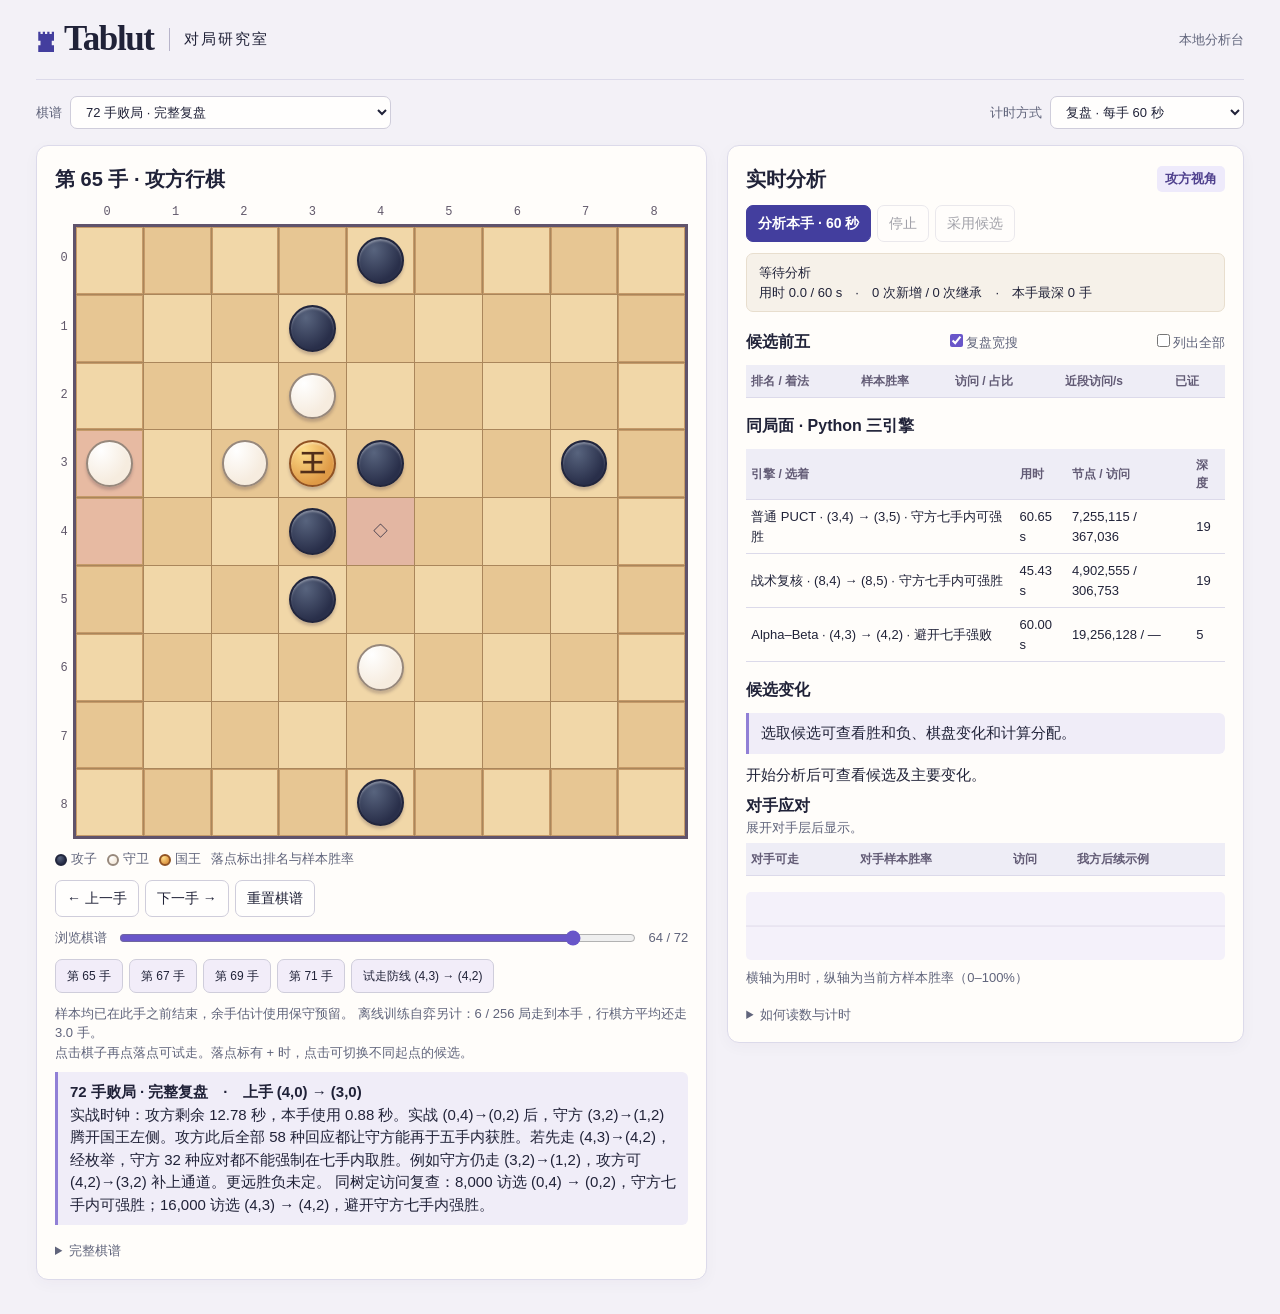
<file: 棋盘分析/index.html>
<!doctype html>
<html lang="zh-CN"><head><meta charset="utf-8"><meta name="viewport" content="width=device-width,initial-scale=1">
<title>Tablut · 对局研究室</title><link rel="stylesheet" href="board.css"></head>
<body><main><header><div class="identity"><span class="mark" aria-hidden="true">♜</span><h1>Tablut</h1><span class="subtitle">对局研究室</span></div><span class="local">本地分析台</span></header>
<div class="toolbar"><label>棋谱<select id="scenario"></select></label><label>计时方式<select id="mode"><option value="study">复盘 · 每手 60 秒</option><option value="auto">自动对弈 · 每手 60 秒</option><option value="match">正式对弈 · 每方整局 60 秒</option></select></label></div>
<div class="layout"><section class="panel"><div class="sectiontitle"><h2 id="turn"></h2><div id="clocks"></div></div>
<div class="boardwrap"><div class="xticks"></div><div class="yticks"></div><div class="board" id="board"></div></div>
<div class="legend"><span><i class="dot A"></i>攻子</span><span><i class="dot D"></i>守卫</span><span><i class="dot K"></i>国王</span><span>落点标出排名与样本胜率</span></div>
<div class="actions"><button id="back">← 上一手</button><button id="next">下一手 →</button><button id="reset">重置棋谱</button></div>
<label class="scrub">浏览棋谱 <input type="range" id="scrubber" min="0" value="0"><output id="position"></output></label>
<div id="keys" class="keys"></div><p class="muted" id="lengthEstimate"></p><p class="muted" id="hint"></p><div class="note"><strong id="caseTitle"></strong><span id="caseText"></span></div><details><summary>完整棋谱</summary><div id="record"></div></details></section>
<section class="panel analysis"><div class="sectiontitle"><h2>实时分析</h2><span id="perspective" class="tag"></span></div>
<div class="actions"><button class="primary" id="run">分析本手</button><button id="stop">停止</button><button id="apply">采用候选</button></div>
<div class="meta"><span id="status" role="status"></span><div id="metrics"></div></div>
<div class="sectiontitle"><h3>候选前五</h3><label class="check"><input id="wideRoot" type="checkbox" checked>复盘宽搜</label><label class="check"><input id="showAll" type="checkbox">列出全部</label></div>
<div class="tablewrap"><table><thead><tr><th>排名 / 着法</th><th>样本胜率</th><th>访问 / 占比</th><th>近段访问/s</th><th>已证</th></tr></thead><tbody id="rows"></tbody></table></div>
<section id="comparison" hidden><div class="sectiontitle"><h3>同局面 · Python 三引擎</h3></div><div class="tablewrap"><table><thead><tr><th>引擎 / 选着</th><th>用时</th><th>节点 / 访问</th><th>深度</th></tr></thead><tbody id="compareRows"></tbody></table></div></section><div class="sectiontitle"><h3>候选变化</h3><span id="choice" class="muted"></span></div>
<p id="evidence" class="note"></p><p id="line"></p><h3>对手应对</h3><p id="replyCoverage" class="muted"></p><div class="tablewrap"><table><thead><tr><th>对手可走</th><th>对手样本胜率</th><th>访问</th><th>我方后续示例</th></tr></thead><tbody id="replies"></tbody></table></div><canvas class="trend" id="trend" aria-label="所选候选样本胜率随时间变化"></canvas><span id="trendLabel" class="muted"></span>

<details><summary>如何读数与计时</summary><p>浏览器对局采用 PUCT 和模拟对弈。样本胜率 = 胜 / 访问，得分率 =（胜 + 0.5 × 和）/ 访问。样本是搜索回传的结果，包括已证子树；这些比例未经真实对手校准。零访问显示「—」，已证明的结果独立标明。复盘宽搜每三次根访问拨一次复查当前有竞争力且探索不足的候选；另外两次使用常规 PUCT。紧接着的对手层每六次拨一次作相同复核。取消勾选并重新分析可对照。近段访问/s 按同一着法在最近两次搜索报告之间的访问增量计算。初始先验影响探索顺序，主要变化取自当前搜索树。</p><p>复盘和逐手自动模式每手计算 60 秒；若所有候选都已证明，可提前结束。即便已经发现必胜着，未解候选仍会继续搜索。正式对弈从标准开局开始，每方整局累计 60 秒，无读秒。正式模式用历史对局中仍存续的样本估计余手，长局样本少时保留余量。国王已离开城堡附近、守卫可能让出通道时增加预算；已证局面可提前落子。树达到 25 万节点后继续在已有树上抽样。</p><p>「继承」显示此前沿实战走法已经算过的访问次数。采用候选后，可以在棋盘上走出表中任一对手应对，再点「分析本手」查看。正式对弈中攻守各自保留搜索树，每方按自己上一手的搜索速度折算继承量，从第 15 手起且预计己方还要走至少 5 手时，普通局面预算乘以 1.45，继承访问最多抵扣 20%；其余阶段最多抵扣 50%。</p><p>正式对弈会在本手预算约 45% 和 80% 时观察前三名。访问至少 20 次、预计得分率距首选 5 个百分点以内的候选可触发加时。排序稳定且估值变化小时，追加 15%；首选易位或估值变化至少 2 个百分点时，追加 45%。每手至多使用可用余时的四分之一。</p></details>
</section></div></main><script src="engine.js"></script><script src="loss-data.js"></script><script src="clock-data.js"></script><script src="trap-review.js"></script><script src="clock-review.js"></script><script src="comparison.js"></script><script src="generation2-games.js"></script><script src="attack-trials.js"></script><script src="attack-series.js"></script><script src="open-field.js"></script><script src="native-field.js"></script><script src="refutation-field.js"></script><script src="board.js"></script></body></html>
</file>
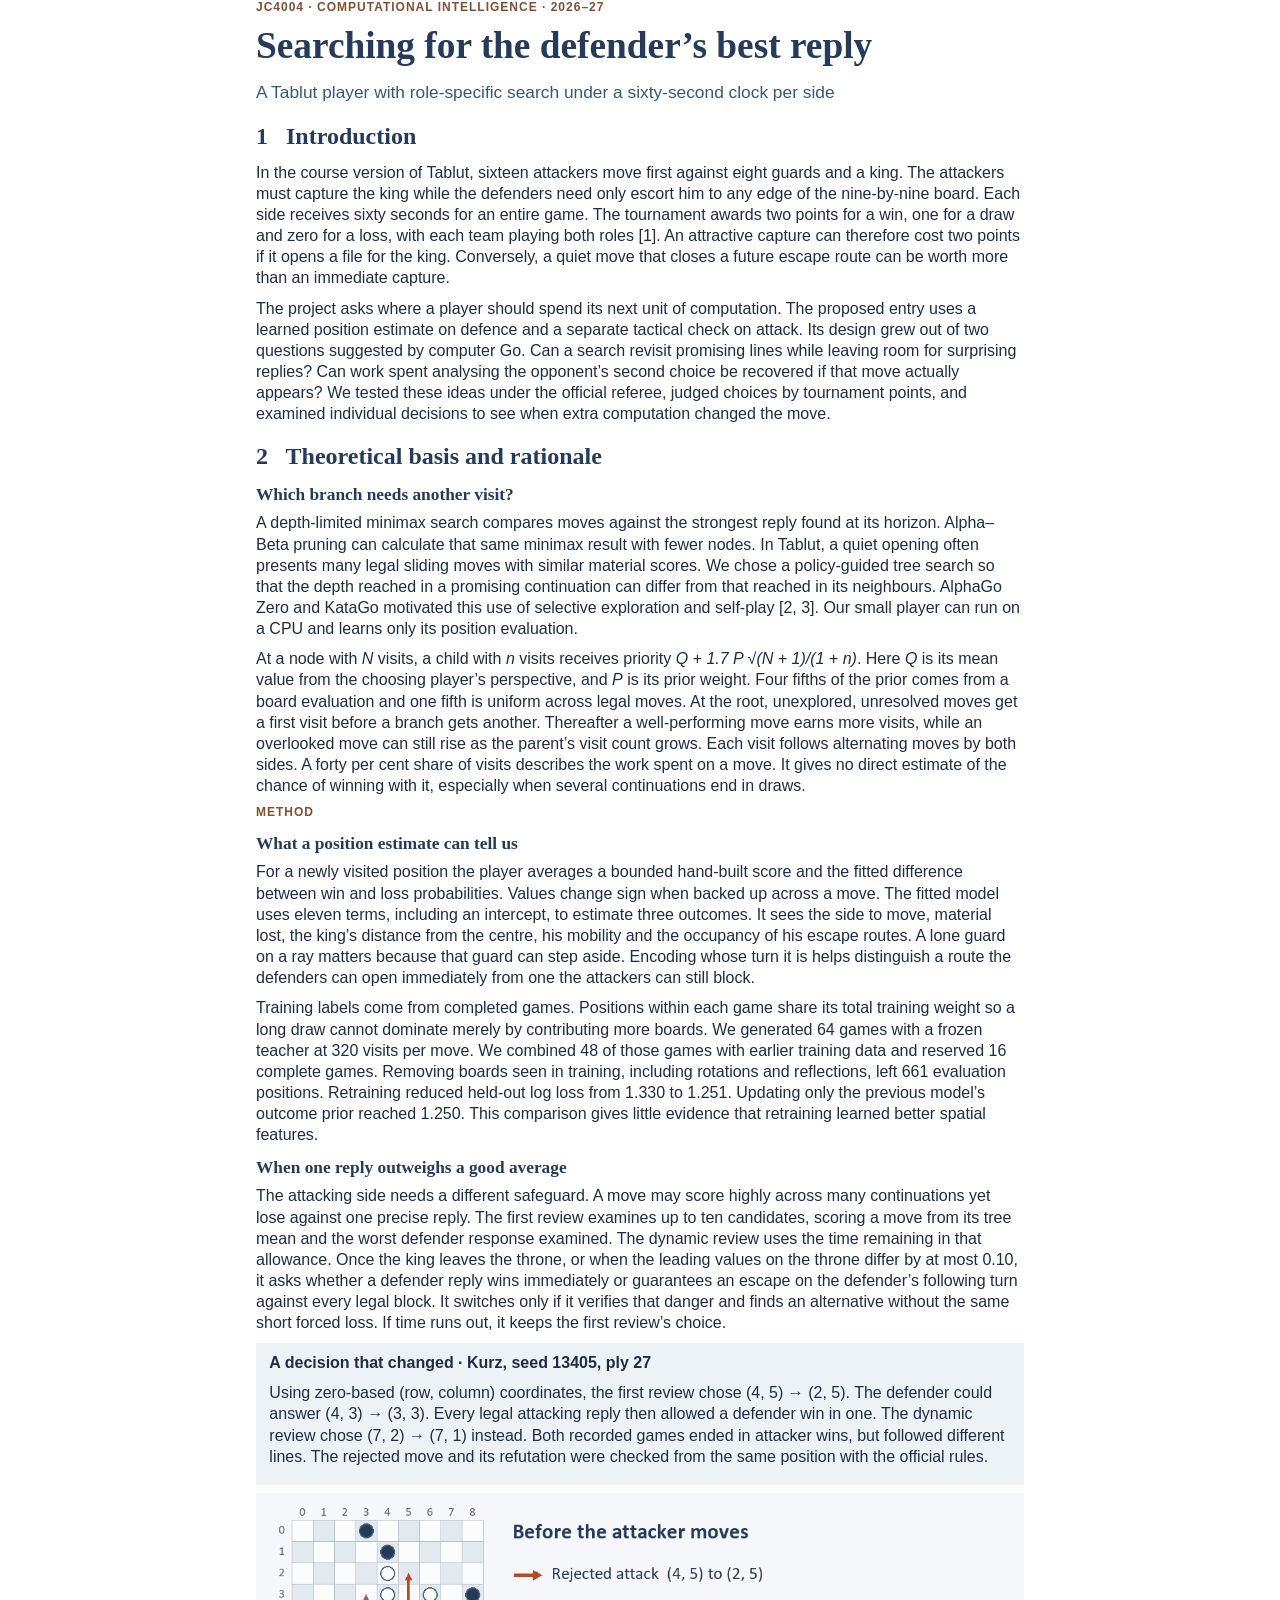
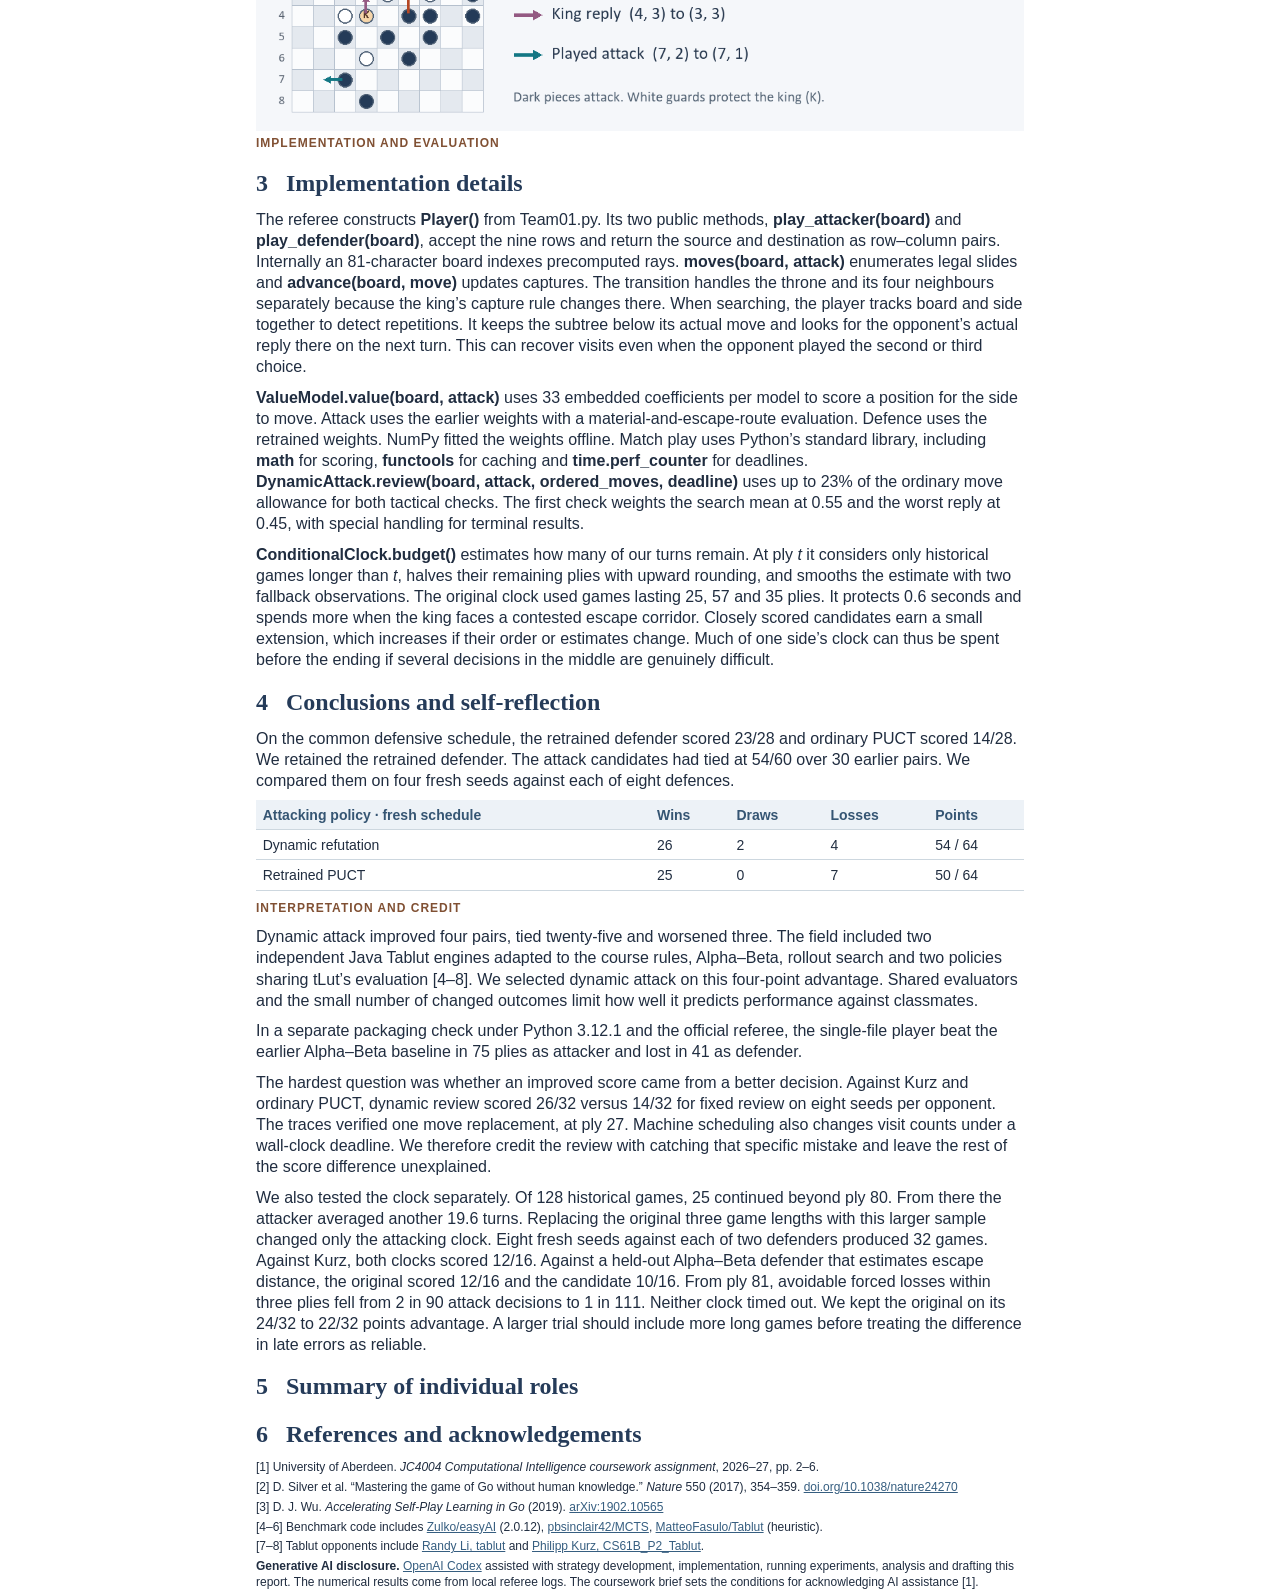
<file: phase2/report/Report01.html>
<!doctype html>
<html lang="en"><head><meta charset="utf-8"><title>Searching for the defender's best reply | JC4004</title>
<style>
@page { size: A4; margin: 17mm 19mm; }
body {font-family:Calibri,Arial,sans-serif;color:#202d40;font-size:12pt;line-height:1.32;max-width:48em;margin:0 auto}
h1,h2,h3 {font-family:Georgia,serif;color:#253b59} h1 {font-size:28pt;line-height:1.06;margin:8pt 0 11pt}
h2 {font-size:18pt;margin:12pt 0 7pt} h3 {font-size:13pt;margin:9pt 0 4pt}
p {margin:0 0 7pt} small,.small {font-size:9.5pt} .kicker {font-size:9pt;font-weight:bold;color:#805033;letter-spacing:1px}
.lead {font-size:13pt;color:#385970;margin-bottom:13pt} .case {background:#edf2f7;padding:7pt 10pt}
table {border-collapse:collapse;width:100%;margin:3pt 0 8pt;font-size:10.5pt}
th,td {padding:4pt 5pt;border-bottom:0.5pt solid #cdd7df;text-align:left} th{color:#355573;background:#edf2f7}
a {color:#365e80} .refs p {font-size:9pt;margin:0 0 3pt}
@media print {article {break-after:page}article:last-of-type {break-after:auto}}
</style></head><body>
<article>
<p class="kicker">JC4004 · COMPUTATIONAL INTELLIGENCE · 2026–27</p>
<h1>Searching for the defender’s best reply</h1>
<p class="lead">A Tablut player with role-specific search under a sixty-second clock per side</p>
<h2>1 &nbsp; Introduction</h2>
<p>In the course version of Tablut, sixteen attackers move first against eight guards and a king. The attackers must capture the king while the defenders need only escort him to any edge of the nine-by-nine board. Each side receives sixty seconds for an entire game. The tournament awards two points for a win, one for a draw and zero for a loss, with each team playing both roles [1]. An attractive capture can therefore cost two points if it opens a file for the king. Conversely, a quiet move that closes a future escape route can be worth more than an immediate capture.</p>
<p>The project asks where a player should spend its next unit of computation. The proposed entry uses a learned position estimate on defence and a separate tactical check on attack. Its design grew out of two questions suggested by computer Go. Can a search revisit promising lines while leaving room for surprising replies? Can work spent analysing the opponent’s second choice be recovered if that move actually appears? We tested these ideas under the official referee, judged choices by tournament points, and examined individual decisions to see when extra computation changed the move.</p>
<h2>2 &nbsp; Theoretical basis and rationale</h2>
<h3>Which branch needs another visit?</h3>
<p>A depth-limited minimax search compares moves against the strongest reply found at its horizon. Alpha–Beta pruning can calculate that same minimax result with fewer nodes. In Tablut, a quiet opening often presents many legal sliding moves with similar material scores. We chose a policy-guided tree search so that the depth reached in a promising continuation can differ from that reached in its neighbours. AlphaGo Zero and KataGo motivated this use of selective exploration and self-play [2, 3]. Our small player can run on a CPU and learns only its position evaluation.</p>
<p>At a node with <i>N</i> visits, a child with <i>n</i> visits receives priority <i>Q + 1.7 P √(N + 1)/(1 + n)</i>. Here <i>Q</i> is its mean value from the choosing player’s perspective, and <i>P</i> is its prior weight. Four fifths of the prior comes from a board evaluation and one fifth is uniform across legal moves. At the root, unexplored, unresolved moves get a first visit before a branch gets another. Thereafter a well-performing move earns more visits, while an overlooked move can still rise as the parent’s visit count grows. Each visit follows alternating moves by both sides. A forty per cent share of visits describes the work spent on a move. It gives no direct estimate of the chance of winning with it, especially when several continuations end in draws.</p>
</article>
<article>
<p class="kicker">METHOD</p>
<h3>What a position estimate can tell us</h3>
<p>For a newly visited position the player averages a bounded hand-built score and the fitted difference between win and loss probabilities. Values change sign when backed up across a move. The fitted model uses eleven terms, including an intercept, to estimate three outcomes. It sees the side to move, material lost, the king’s distance from the centre, his mobility and the occupancy of his escape routes. A lone guard on a ray matters because that guard can step aside. Encoding whose turn it is helps distinguish a route the defenders can open immediately from one the attackers can still block.</p>
<p>Training labels come from completed games. Positions within each game share its total training weight so a long draw cannot dominate merely by contributing more boards. We generated 64 games with a frozen teacher at 320 visits per move. We combined 48 of those games with earlier training data and reserved 16 complete games. Removing boards seen in training, including rotations and reflections, left 661 evaluation positions. Retraining reduced held-out log loss from 1.330 to 1.251. Updating only the previous model’s outcome prior reached 1.250. This comparison gives little evidence that retraining learned better spatial features.</p>
<h3>When one reply outweighs a good average</h3>
<p>The attacking side needs a different safeguard. A move may score highly across many continuations yet lose against one precise reply. The first review examines up to ten candidates, scoring a move from its tree mean and the worst defender response examined. The dynamic review uses the time remaining in that allowance. Once the king leaves the throne, or when the leading values on the throne differ by at most 0.10, it asks whether a defender reply wins immediately or guarantees an escape on the defender’s following turn against every legal block. It switches only if it verifies that danger and finds an alternative without the same short forced loss. If time runs out, it keeps the first review’s choice.</p>
<div class="case"><p><b>A decision that changed · Kurz, seed 13405, ply 27</b></p>
<p>Using zero-based (row, column) coordinates, the first review chose (4, 5) → (2, 5). The defender could answer (4, 3) → (3, 3). Every legal attacking reply then allowed a defender win in one. The dynamic review chose (7, 2) → (7, 1) instead. Both recorded games ended in attacker wins, but followed different lines. The rejected move and its refutation were checked from the same position with the official rules.</p></div>
<img src="ply27.png" alt="Board before ply 27 against Kurz, showing the rejected and played attacks and the king’s refuting reply" style="width:100%;margin-top:6pt">
</article>
<article>
<p class="kicker">IMPLEMENTATION AND EVALUATION</p>
<h2>3 &nbsp; Implementation details</h2>
<p>The referee constructs <b>Player()</b> from Team01.py. Its two public methods, <b>play_attacker(board)</b> and <b>play_defender(board)</b>, accept the nine rows and return the source and destination as row–column pairs. Internally an 81-character board indexes precomputed rays. <b>moves(board, attack)</b> enumerates legal slides and <b>advance(board, move)</b> updates captures. The transition handles the throne and its four neighbours separately because the king’s capture rule changes there. When searching, the player tracks board and side together to detect repetitions. It keeps the subtree below its actual move and looks for the opponent’s actual reply there on the next turn. This can recover visits even when the opponent played the second or third choice.</p>
<p><b>ValueModel.value(board, attack)</b> uses 33 embedded coefficients per model to score a position for the side to move. Attack uses the earlier weights with a material-and-escape-route evaluation. Defence uses the retrained weights. NumPy fitted the weights offline. Match play uses Python’s standard library, including <b>math</b> for scoring, <b>functools</b> for caching and <b>time.perf_counter</b> for deadlines. <b>DynamicAttack.review(board, attack, ordered_moves, deadline)</b> uses up to 23% of the ordinary move allowance for both tactical checks. The first check weights the search mean at 0.55 and the worst reply at 0.45, with special handling for terminal results.</p>
<p><b>ConditionalClock.budget()</b> estimates how many of our turns remain. At ply <i>t</i> it considers only historical games longer than <i>t</i>, halves their remaining plies with upward rounding, and smooths the estimate with two fallback observations. The original clock used games lasting 25, 57 and 35 plies. It protects 0.6 seconds and spends more when the king faces a contested escape corridor. Closely scored candidates earn a small extension, which increases if their order or estimates change. Much of one side’s clock can thus be spent before the ending if several decisions in the middle are genuinely difficult.</p>
<h2>4 &nbsp; Conclusions and self-reflection</h2>
<p>On the common defensive schedule, the retrained defender scored 23/28 and ordinary PUCT scored 14/28. We retained the retrained defender. The attack candidates had tied at 54/60 over 30 earlier pairs. We compared them on four fresh seeds against each of eight defences.</p>
<table><tr><th>Attacking policy · fresh schedule</th><th>Wins</th><th>Draws</th><th>Losses</th><th>Points</th></tr>
<tr><td>Dynamic refutation</td><td>26</td><td>2</td><td>4</td><td>54 / 64</td></tr>
<tr><td>Retrained PUCT</td><td>25</td><td>0</td><td>7</td><td>50 / 64</td></tr></table>
</article>
<article>
<p class="kicker">INTERPRETATION AND CREDIT</p>
<p>Dynamic attack improved four pairs, tied twenty-five and worsened three. The field included two independent Java Tablut engines adapted to the course rules, Alpha–Beta, rollout search and two policies sharing tLut’s evaluation [4–8]. We selected dynamic attack on this four-point advantage. Shared evaluators and the small number of changed outcomes limit how well it predicts performance against classmates.</p>
<p>In a separate packaging check under Python 3.12.1 and the official referee, the single-file player beat the earlier Alpha–Beta baseline in 75 plies as attacker and lost in 41 as defender.</p>
<p>The hardest question was whether an improved score came from a better decision. Against Kurz and ordinary PUCT, dynamic review scored 26/32 versus 14/32 for fixed review on eight seeds per opponent. The traces verified one move replacement, at ply 27. Machine scheduling also changes visit counts under a wall-clock deadline. We therefore credit the review with catching that specific mistake and leave the rest of the score difference unexplained.</p>
<p id="clock-result">We also tested the clock separately. Of 128 historical games, 25 continued beyond ply 80. From there the attacker averaged another 19.6 turns. Replacing the original three game lengths with this larger sample changed only the attacking clock. Eight fresh seeds against each of two defenders produced 32 games. Against Kurz, both clocks scored 12/16. Against a held-out Alpha–Beta defender that estimates escape distance, the original scored 12/16 and the candidate 10/16. From ply 81, avoidable forced losses within three plies fell from 2 in 90 attack decisions to 1 in 111. Neither clock timed out. We kept the original on its 24/32 to 22/32 points advantage. A larger trial should include more long games before treating the difference in late errors as reliable.</p>
<h2>5 &nbsp; Summary of individual roles</h2>
<h2>6 &nbsp; References and acknowledgements</h2>
<div class="refs">
<p>[1] University of Aberdeen. <i>JC4004 Computational Intelligence coursework assignment</i>, 2026–27, pp. 2–6.</p>
<p>[2] D. Silver et al. “Mastering the game of Go without human knowledge.” <i>Nature</i> 550 (2017), 354–359. <a href="https://doi.org/10.1038/nature24270">doi.org/10.1038/nature24270</a></p>
<p>[3] D. J. Wu. <i>Accelerating Self-Play Learning in Go</i> (2019). <a href="https://arxiv.org/abs/1902.10565">arXiv:1902.10565</a></p>
<p>[4–6] Benchmark code includes <a href="https://github.com/Zulko/easyAI">Zulko/easyAI</a> (2.0.12), <a href="https://github.com/pbsinclair42/MCTS/tree/f4b6226ce06840e51b66bdca4bedbe2c4c143012">pbsinclair42/MCTS</a>, <a href="https://github.com/MatteoFasulo/Tablut/tree/a56a1c2693187402df4b3378e2bfb7cbab1cfda3">MatteoFasulo/Tablut</a> (heuristic).</p>
<p>[7–8] Tablut opponents include <a href="https://github.com/randytli/tablut/tree/b2e2fbe9db0b2a9f3abec1974ff6ee442a29d908">Randy Li, tablut</a> and <a href="https://github.com/philipp-kurz/CS61B_P2_Tablut/tree/fccf85a00196dfae96b9ed29b7d00a08318930e1">Philipp Kurz, CS61B_P2_Tablut</a>.</p>
<p><b>Generative AI disclosure.</b> <a href="https://openai.com/codex/">OpenAI Codex</a> assisted with strategy development, implementation, running experiments, analysis and drafting this report. The numerical results come from local referee logs. The coursework brief sets the conditions for acknowledging AI assistance [1].</p>
</div>
</article>
</body></html>
</file>
<file: 棋盘分析/board.css>
:root{--ink:#202238;--muted:#60647b;--line:#dcdaea;--blue:#433e9e;--purple:#6956c9;--sand:#e0b77d;--paper:#fffdfa}
*{box-sizing:border-box}body{margin:0;color:var(--ink);background:#f3f1f7;font:15px/1.5 "DM Sans","Microsoft YaHei",sans-serif}main{max-width:1260px;padding:0 26px 34px;margin:auto}header,.identity,.toolbar,.actions,.sectiontitle,.legend,.scrub,.keys{display:flex;align-items:center;gap:10px;flex-wrap:wrap}header{min-height:80px;justify-content:space-between;border-bottom:1px solid var(--line)}h1,h2,h3,p{margin:0}h1{font:600 35px/1.15 Georgia,serif;letter-spacing:-1.4px}.mark{font:36px/1 Georgia;color:var(--blue)}.subtitle{border-left:1px solid #b7b4ca;padding-left:14px;margin-left:5px;letter-spacing:2px}.local,.muted,.legend,summary,.check,.scrub{color:var(--muted);font-size:13px}.toolbar{justify-content:space-between;padding:16px 0}.toolbar label{display:flex;align-items:center;gap:8px;color:var(--muted);font-size:13px}button,select{font:inherit;color:var(--ink);border:1px solid #cfcddb;border-radius:7px;background:#fffefd;padding:7px 11px;cursor:pointer}button:hover:not(:disabled),select:hover{border-color:var(--purple);background:#eeebff}button:disabled{opacity:.42;cursor:default}button.primary{color:white;background:var(--blue);border-color:var(--blue);font-weight:650}button.primary:hover:not(:disabled){background:#353087}button:focus-visible,select:focus-visible{outline:3px solid #c67c36}.layout{display:grid;grid-template-columns:minmax(0,1.13fr) minmax(330px,.87fr);gap:20px;align-items:start}.panel{background:var(--paper);border:1px solid var(--line);border-radius:12px;box-shadow:0 4px 15px #30245d09;padding:18px;min-width:0}.sectiontitle{justify-content:space-between;margin-bottom:11px}h2{font-size:20px}h3{font-size:16px}.tag,.clock{background:#eeeafb;border-radius:5px;color:#50418e;font-size:13px;font-weight:bold;padding:3px 8px}.clock+.clock{margin-left:5px}.boardwrap{display:grid;grid-template-columns:18px 1fr;grid-template-rows:19px 1fr}.xticks,.yticks{display:grid;text-align:center;font:12px Consolas,monospace;color:#61586a}.xticks{grid-column:2;grid-template-columns:repeat(9,1fr)}.yticks{grid-row:2;grid-template-rows:repeat(9,1fr);align-items:center}.board{grid-column:2;grid-row:2;display:grid;grid-template:repeat(9,minmax(0,1fr))/repeat(9,minmax(0,1fr));aspect-ratio:1;border:3px solid #60536b;background:#aa865b;gap:1px;overflow:hidden}.cell{border:0;padding:0;border-radius:0;min-width:0;min-height:0;display:grid;place-items:center;position:relative;background:#f1d7a8}.cell.alt{background:#e7c693}.cell.edge{box-shadow:inset 0 0 0 1px #c59a69}.cell.castle{background:#e3b6a2}.cell.last{background:#e7baa2}.cell.from{box-shadow:inset 0 0 0 3px #5664bd}.cell.to{outline:3px dashed #6852a5;outline-offset:-4px}.cell.legal:after{content:"";width:20%;height:20%;border-radius:100%;background:#6e55bc;z-index:1}.piece{width:70%;height:70%;border-radius:100%;display:grid;place-items:center;pointer-events:none;font-size:clamp(14px,2vw,25px);font-weight:700;box-shadow:inset 0 2px 2px #ffffff50,0 3px 3px #45344240}.A{border:2px solid #22263d;background:radial-gradient(at 35% 25%,#58647e,#292f4a 70%);color:white}.D{border:2px solid #97887c;background:radial-gradient(at 30% 20%,white,#f6ecdf 65%);color:#62546b}.K{border:2px solid #915324;background:radial-gradient(at 30% 20%,#ffde8b,#df9a46 70%);color:#522e19}.badges{position:absolute;inset:0;display:grid;place-content:center;color:white;pointer-events:none;text-align:center;z-index:2}.badge{font:bold clamp(9px,1vw,13px)/1.15 Consolas,monospace;color:white;background:#5a509c;border:1px solid #fff8;border-radius:6px;padding:3px}.badge.lead{background:#3745aa}.badge b{display:block;font-size:1.08em}.legend{margin:10px 0}.dot{border-radius:50%;width:12px;height:12px;display:inline-block;vertical-align:middle;margin-right:4px}.actions,.keys{gap:6px;margin:11px 0}.scrub input{flex:1;accent-color:var(--purple);min-width:80px}.keys button{background:#f2edf9;font-size:12px}.note{border-left:3px solid #9180d6;background:#f0edf8;padding:9px 12px;margin:10px 0;border-radius:0 6px 6px 0}.note strong{display:block}.meta{padding:9px 12px;background:#f6f1e9;border:1px solid #e8dece;border-radius:7px;margin:10px 0 18px;font-size:13px}#metrics{font-variant-numeric:tabular-nums}.tablewrap{overflow:auto;max-height:310px;margin:5px 0 16px}table{border-collapse:collapse;width:100%;font-size:13px;font-variant-numeric:tabular-nums}td,th{text-align:left;border-bottom:1px solid var(--line);padding:7px 5px}th{position:sticky;top:0;background:#eeedf6;color:#625b75;font-size:12px}tr.selected{background:#ece8fc}td button{padding:0;background:none;border:0;color:var(--blue);font-weight:600}.check input{accent-color:var(--purple)}.trend{width:100%;height:68px;background:#f4f1fa;border-radius:5px}.actions button{font-size:14px}#line{margin:8px 0;overflow-wrap:anywhere}details,#comparison{margin-top:16px}summary{cursor:pointer}details p{padding-top:8px}#record{max-height:270px;overflow:auto;font-variant-numeric:tabular-nums}
@media(max-width:820px){main{padding:0 12px 20px}.layout{grid-template-columns:1fr}.boardwrap{max-width:640px}.panel{padding:12px}.toolbar{gap:6px}.badge{font-size:clamp(9px,2.2vw,13px)}header{min-height:66px}.subtitle{font-size:14px}.local{display:none}}
</file>
